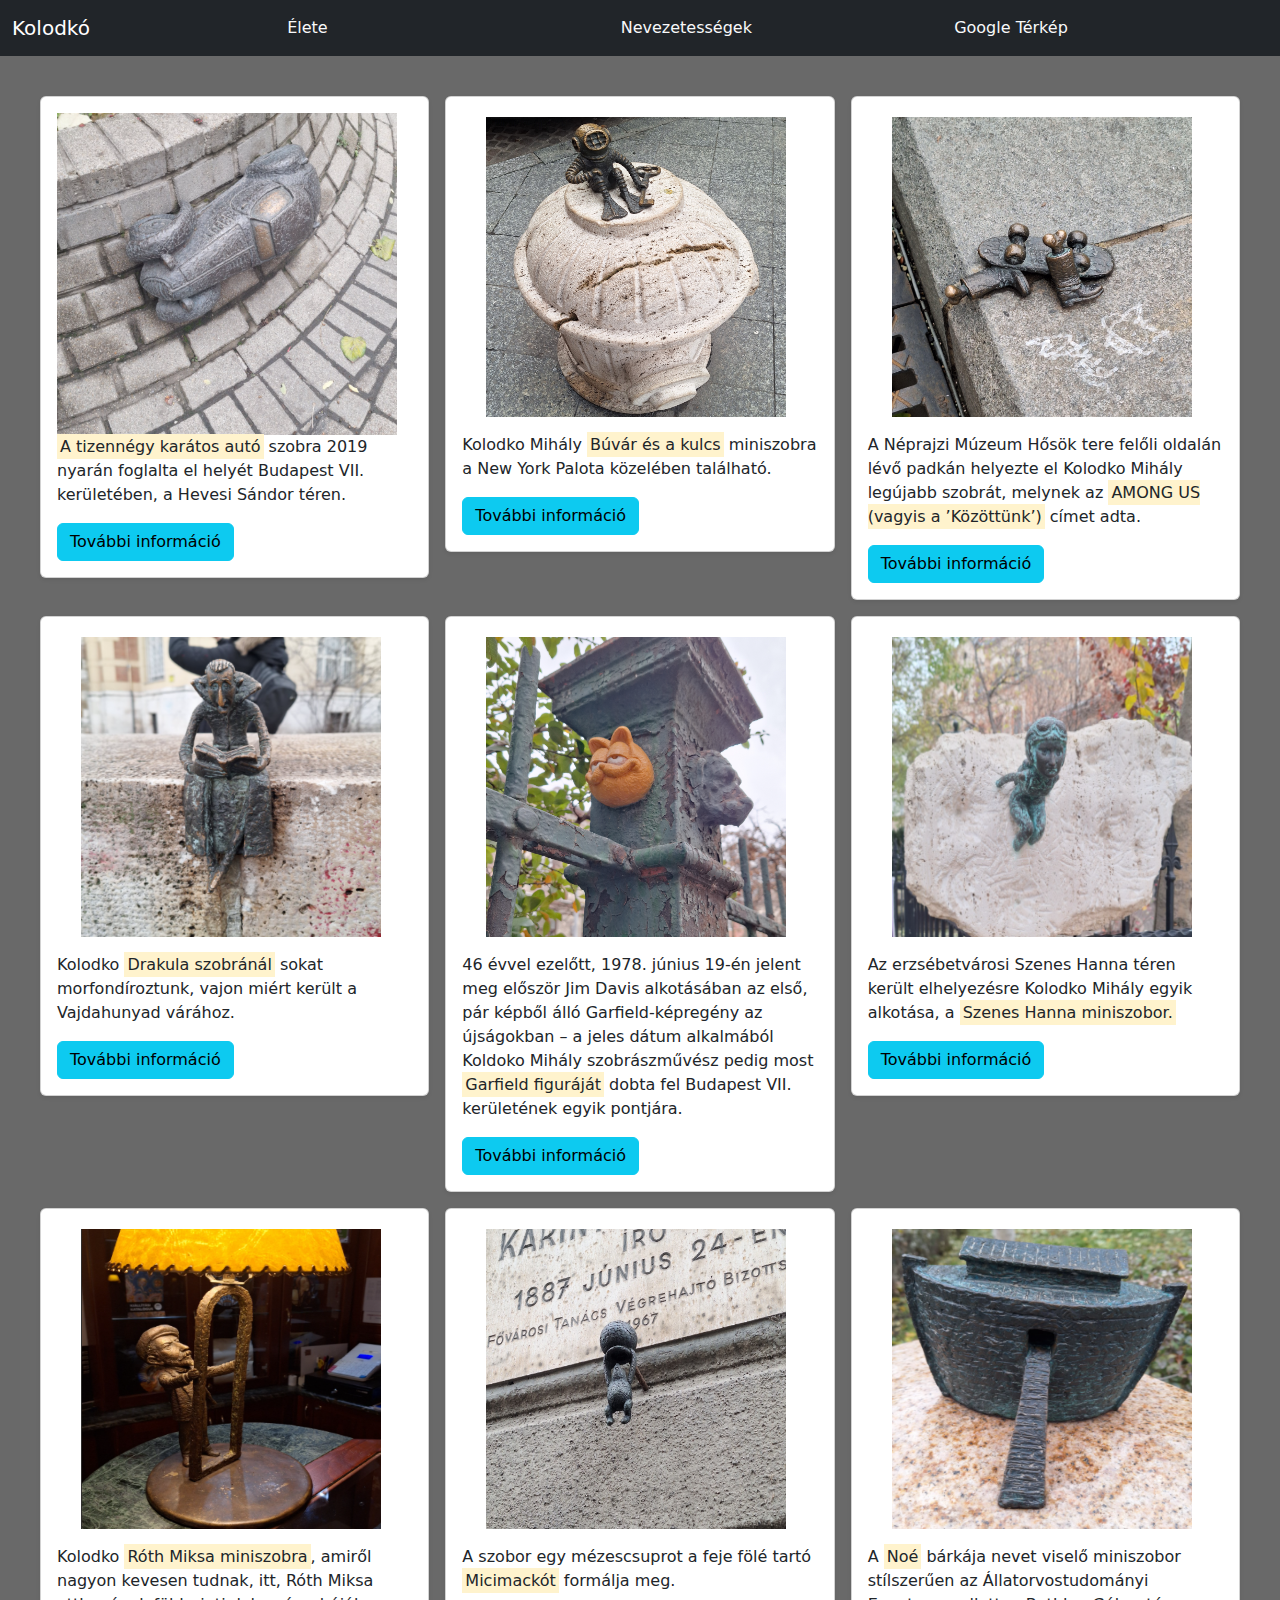
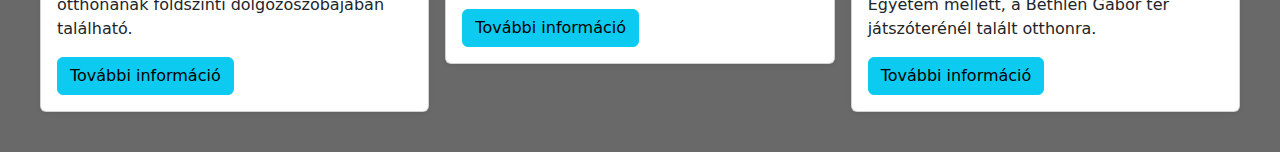
<file: Kolodko projekt/index.html>
<!DOCTYPE html>
<html lang="en">
<head>
    <meta charset="UTF-8">
    <meta name="viewport" content="width=device-width, initial-scale=1.0">
    <title>Kolodkó Mihály és művei</title>
    <link rel="stylesheet" href="style.css">
    <link href="https://cdn.jsdelivr.net/npm/bootstrap@5.3.3/dist/css/bootstrap.min.css" rel="stylesheet" integrity="sha384-QWTKZyjpPEjISv5WaRU9OFeRpok6YctnYmDr5pNlyT2bRjXh0JMhjY6hW+ALEwIH" crossorigin="anonymous">
</head>
<body style="background-color:dimgrey;">
    <nav class="navbar navbar-expand-md navbar-dark bg-dark" aria-label="Fourth navbar example">
        <div class="container-fluid row-cols-md-5">
          <a class="navbar-brand" href="index.html">Kolodkó</a>
          <button class="navbar-toggler" type="button" data-bs-toggle="collapse" data-bs-target="#navbarsExample04" aria-controls="navbarsExample04" aria-expanded="false" aria-label="Toggle navigation">
            <span class="navbar-toggler-icon"></span>
          </button>
    
          <div class="collapse navbar-collapse" id="navbarsExample04">
            <ul class="navbar-nav me-auto mb-2 mb-md-0 row-cols-md-1">

              
              <li class="nav-item">
                <a class="nav-link text-light" href="elete.html">Élete</a>
              </li>
            


              <li class="nav-item">
                <a class="nav-link text-light" href="nevezetessegek.html">Nevezetességek</a>
              </li>




              <li class="nav-item">
                <a class="nav-link text-light" href="terkep.html">Google Térkép</a>
              </li>

              
                
                
                </ul>
              </li>
            </ul>
            
              
           
          </div>
        </div>
      </nav>
      <div class="thumbnails">
      <div class="row row-cols-1 row-cols-sm-2 row-cols-md-3 g-3">
        <div class="col">
          <div class="card shadow-sm">
            
            
          
            <div class="card-body">
              <img src="ikt kepek/14kauto.png">
              <p class="card-text"><mark>A tizennégy karátos autó</mark> szobra 2019 nyarán foglalta el helyét Budapest VII. kerületében, a Hevesi Sándor téren.</p>
              <div class="d-flex justify-content-between align-items-center">
                <div class="btn-group">
                  
                  <a href="14 karatos auto.html" class="btn btn-info" role="button">További információ</a>
                
                </div>
                <small class="text-body-secondary"></small>
              </div>
            </div>
          </div>
        </div>

        <div class="col">
          
          <div class="card shadow-sm">

            <div class="buvar">   
              <img src="ikt kepek/Búvár_és a_kulcs.jpg" alt="Image" class="img-fluid" style="height: 300px; width: 300px;">
            </div> 
            
            <div class="card-body">
              <p class="card-text">Kolodko Mihály <mark>Búvár és a kulcs</mark> miniszobra a New York Palota közelében található.</p>
              <div class="d-flex justify-content-between align-items-center">
                <div class="btn-group">
                  <a href="buvar es a kulcs.html" class="btn btn-info" role="button">További információ</a>
                </div>
                <small class="text-body-secondary"></small>
              </div>
            </div>
          </div>
        </div>
        <div class="col">
          <div class="card shadow-sm">

      <div class="csizma">
            <img src="ikt kepek/csizma.jpg" alt="Image" class="img-fluid" style="height: 300px; width: 300px;">
          </div>

            <div class="card-body">
              <p class="card-text">A Néprajzi Múzeum Hősök tere felőli oldalán lévő padkán helyezte el Kolodko Mihály legújabb szobrát, melynek az <mark>AMONG US (vagyis a ’Közöttünk’)</mark> címet adta.</p>
              <div class="d-flex justify-content-between align-items-center">
                <div class="btn-group">
                  <a href="csizma.html" class="btn btn-info" role="button">További információ</a>
                </div>
                <small class="text-body-secondary"></small>
              </div>
            </div>
          </div>
        </div>

        <div class="col">
          <div class="card shadow-sm">

<div class="drakula">
<img src="ikt kepek/drakula.png" alt="Image" class="img-fluid" style="height: 300px; width: 300px;">
</div>


            
            <div class="card-body">
              <p class="card-text">Kolodko <mark>Drakula szobránál</mark> sokat morfondíroztunk, vajon miért került a Vajdahunyad várához.</p>
              <div class="d-flex justify-content-between align-items-center">
                <div class="btn-group">
                  <a href="drakula.html" class="btn btn-info" role="button">További információ</a>
                </div>
                <small class="text-body-secondary"></small>
              </div>
            </div>
          </div>
        </div>
        <div class="col">
          <div class="card shadow-sm">

<div class="garfield">
<img src="ikt kepek/garfeild.jpg" alt="Image" class="img-fluid" style="height: 300px; width: 300px;">
</div>


            
            <div class="card-body">
              <p class="card-text">46 évvel ezelőtt, 1978. június 19-én jelent meg először Jim Davis alkotásában az első, pár képből álló Garfield-képregény az újságokban – a jeles dátum alkalmából Koldoko Mihály szobrászművész pedig most <mark>Garfield figuráját</mark> dobta fel Budapest VII. kerületének egyik pontjára.</p>
              <div class="d-flex justify-content-between align-items-center">
                <div class="btn-group">
                  <a href="garfield.html" class="btn btn-info" role="button">További információ</a>
                </div>
                <small class="text-body-secondary"></small>
              </div>
            </div>
          </div>
        </div>
        <div class="col">
          <div class="card shadow-sm">
<div class="kono">
<img src="ikt kepek/kono.png" alt="Image" class="img-fluid" style="height: 300px; width: 300px">
</div>


            
            <div class="card-body">
              <p class="card-text">Az erzsébetvárosi Szenes Hanna téren került elhelyezésre Kolodko Mihály egyik alkotása, a <mark>Szenes Hanna miniszobor.</mark></p>
              <div class="d-flex justify-content-between align-items-center">
                <div class="btn-group">
                  <a href="szeneshanna.html" class="btn btn-info" role="button">További információ</a>
                </div>
                <small class="text-body-secondary"></small>
              </div>
            </div>
          </div>
        </div>

        <div class="col">
          <div class="card shadow-sm">

<div class="lampa">
<img src="ikt kepek/lampa.png" alt="Image" class="img-fluid" style="height: 300px; width: 300px;">
</div>


            
            <div class="card-body">
              <p class="card-text">Kolodko <mark>Róth Miksa miniszobra</mark>, amiről nagyon kevesen tudnak, itt, Róth Miksa otthonának földszinti dolgozószobájában található.</p>
              <div class="d-flex justify-content-between align-items-center">
                <div class="btn-group">
                  <a href="rothmiksa.html" class="btn btn-info" role="button">További információ</a>
                </div>
                <small class="text-body-secondary"></small>
              </div>
            </div>
          </div>
        </div>
        <div class="col">
          <div class="card shadow-sm">

<div class="micimacko">
<img src="ikt kepek/minimacko.jpg" alt="Image" class="img-fluid" style="height: 300px; width: 300px;">
</div>


            
            <div class="card-body">
              <p class="card-text">A szobor egy mézescsuprot a feje fölé tartó <mark>Micimackót</mark> formálja meg.</p>
              <div class="d-flex justify-content-between align-items-center">
                <div class="btn-group">
                  <a href="micimacko.html" class="btn btn-info" role="button">További információ</a>
                </div>
                <small class="text-body-secondary"></small>
              </div>
            </div>
          </div>
        </div>
        <div class="col">
          <div class="card shadow-sm">

<div class="noebarkaja">
<img src="ikt kepek/noé barkaja.png" alt="Image" class="img-fluid" style="height: 300px; width: 300px;">
</div>

            
            <div class="card-body">
              <p class="card-text">A <mark>Noé</mark> bárkája nevet viselő miniszobor stílszerűen az Állatorvostudományi Egyetem mellett, a Bethlen Gábor tér játszóterénél talált otthonra.</p>
              <div class="d-flex justify-content-between align-items-center">
                <div class="btn-group">
                  <a href="noebarkaja.html" class="btn btn-info" role="button">További információ</a>
                </div>
                <small class="text-body-secondary"></small>
              </div>
            </div>
          </div>
        </div>
      </div>
    </div>
  </div>
</div>
      <script src="https://cdn.jsdelivr.net/npm/bootstrap@5.3.3/dist/js/bootstrap.bundle.min.js" integrity="sha384-YvpcrYf0tY3lHB60NNkmXc5s9fDVZLESaAA55NDzOxhy9GkcIdslK1eN7N6jIeHz" crossorigin="anonymous"></script>
    
    
    </body>
</body>
</html>
</file>
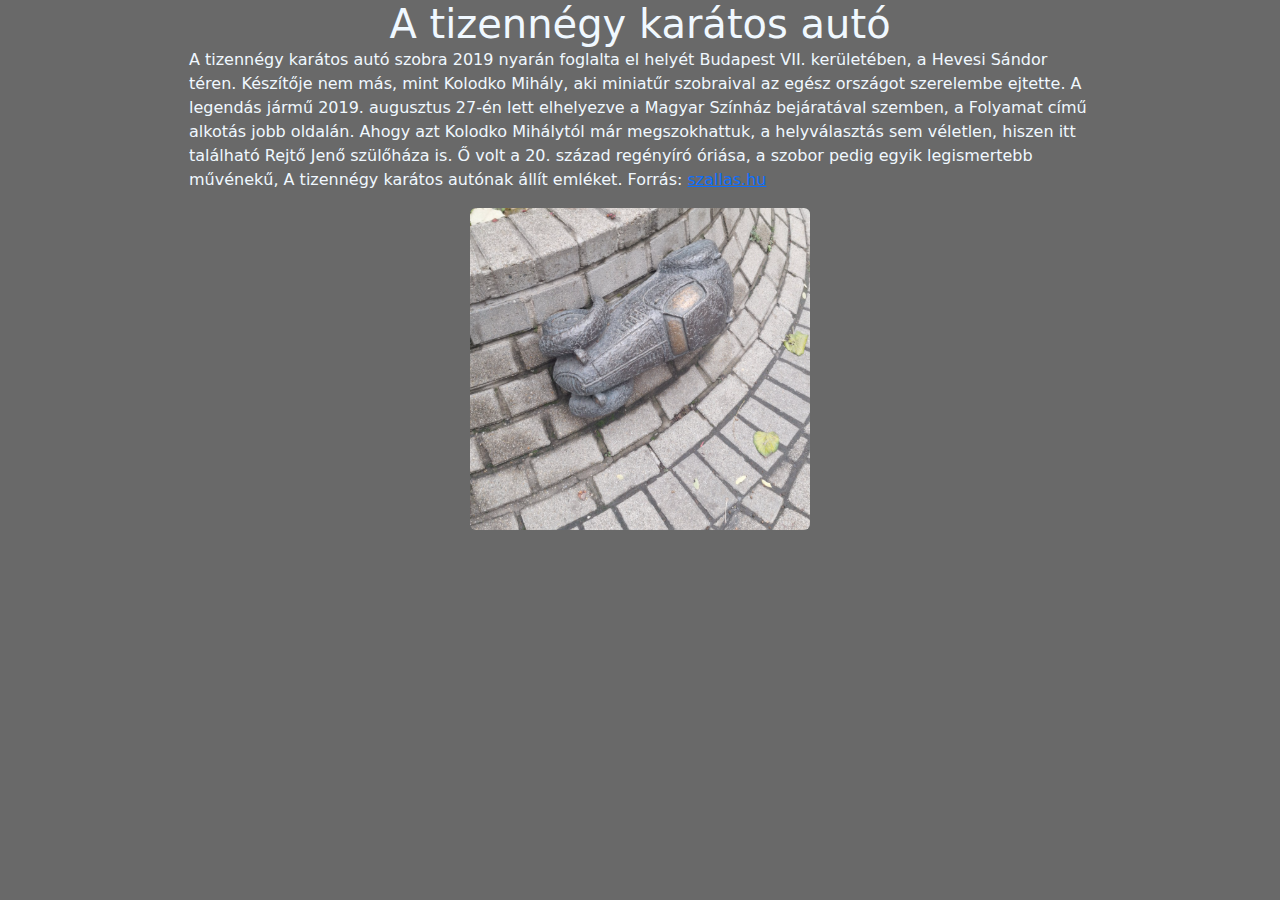
<file: Kolodko projekt/14 karatos auto.html>
<!DOCTYPE html>
<html lang="HU-hu">
<head>
    <meta charset="UTF-8">
    <meta name="viewport" content="width=device-width, initial-scale=1.0">
    <title>14karátos autó</title>
    <link href="https://cdn.jsdelivr.net/npm/bootstrap@5.3.3/dist/css/bootstrap.min.css" rel="stylesheet" integrity="sha384-QWTKZyjpPEjISv5WaRU9OFeRpok6YctnYmDr5pNlyT2bRjXh0JMhjY6hW+ALEwIH" crossorigin="anonymous">
</head>
<style>
    body{
        background-color: dimgray;
        color: aliceblue;
    }
    h1{
        margin: auto;
        text-align: center;
    }
    p{
        margin-left: 5cm;
        margin-right: 5cm;
    }
    img{
        margin-left: 450px;
        margin-right: 20px;
    }
</style>
<body>
    <div class="auto">
        <div class="col-md-12">
    <h1>A tizennégy karátos autó</h1>
</div>
    <div class="col-md-12">
    <p>
        A tizennégy karátos autó szobra 2019 nyarán foglalta el helyét Budapest VII. kerületében, a Hevesi Sándor téren.
         Készítője nem más, mint Kolodko Mihály, aki miniatűr szobraival az egész országot szerelembe ejtette.
         A legendás jármű 2019. augusztus 27-én lett elhelyezve a Magyar Színház bejáratával szemben, a Folyamat című alkotás jobb oldalán.
         Ahogy azt Kolodko Mihálytól már megszokhattuk, a helyválasztás sem véletlen, hiszen itt található Rejtő Jenő szülőháza is.
          Ő volt a 20. század regényíró óriása, a szobor pedig egyik legismertebb művénekű, A tizennégy karátos autónak állít emléket.
          Forrás: <a href="https://szallas.hu/programok/kolodko:-a-tizennegy-karatos-auto-miniszobor-budapest-p9041">szallas.hu</a>
    </p>
</div>
<div class="text-center">
    <img src="ikt kepek/14kauto.png" class="rounded mx-auto d-block" alt="auto" >
</div>

</div>
<script src="https://cdn.jsdelivr.net/npm/bootstrap@5.3.3/dist/js/bootstrap.bundle.min.js" integrity="sha384-YvpcrYf0tY3lHB60NNkmXc5s9fDVZLESaAA55NDzOxhy9GkcIdslK1eN7N6jIeHz" crossorigin="anonymous"></script>
</body>
</html>
</file>
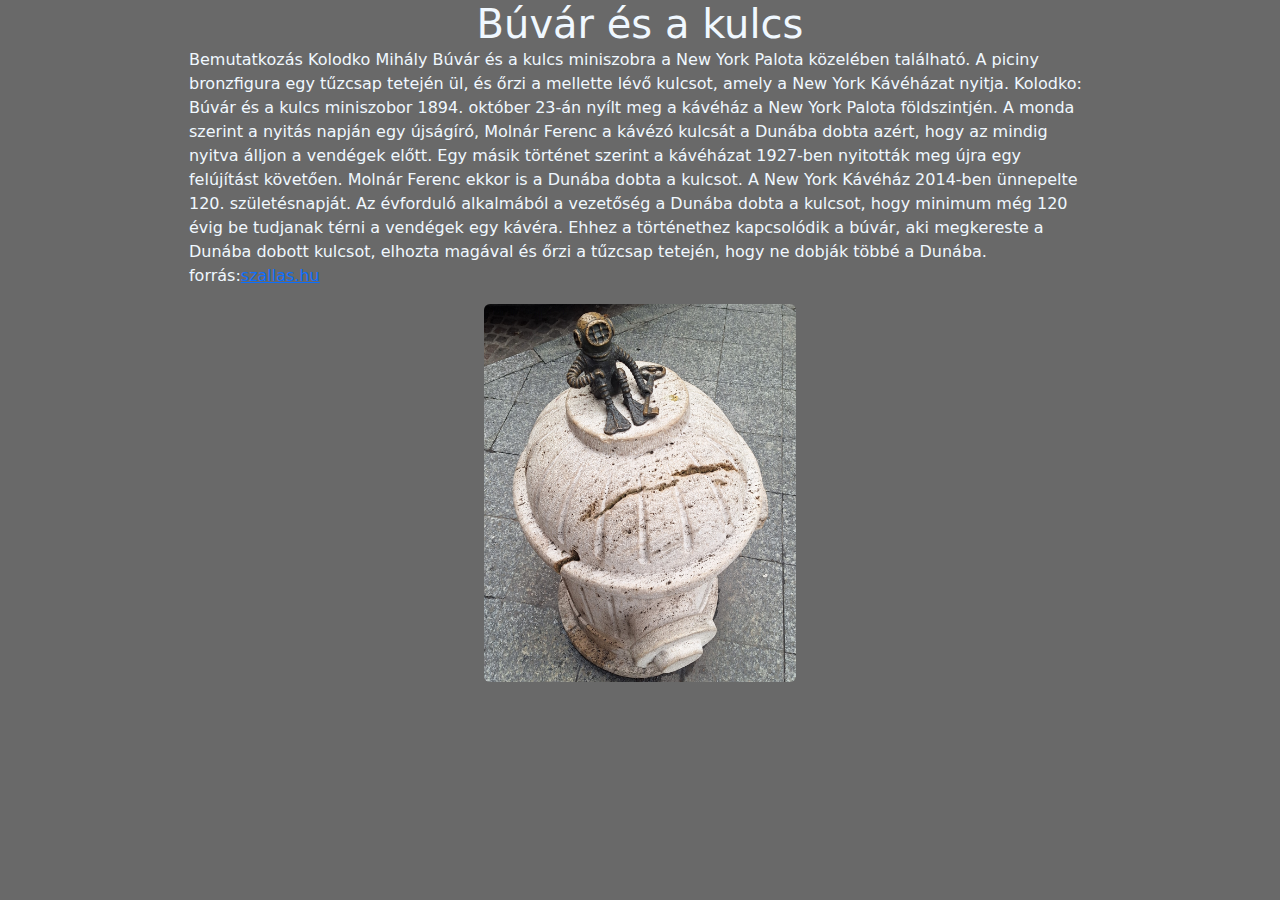
<file: Kolodko projekt/buvar es a kulcs.html>
<!DOCTYPE html>
<html lang="HU-hu">
<head>
    <meta charset="UTF-8">
    <meta name="viewport" content="width=device-width, initial-scale=1.0">
    <title>Búvár és a kulcs</title>
    <link href="https://cdn.jsdelivr.net/npm/bootstrap@5.3.3/dist/css/bootstrap.min.css" rel="stylesheet" integrity="sha384-QWTKZyjpPEjISv5WaRU9OFeRpok6YctnYmDr5pNlyT2bRjXh0JMhjY6hW+ALEwIH" crossorigin="anonymous">
</head>
<style>
    body{
        background-color: dimgray;
        color: aliceblue;
    }
    h1{
        margin: auto;
        text-align: center;
    }
    p{
        margin-left: 5cm;
        margin-right: 5cm;
    }
    img{
        height: 10cm;
        margin-left: 12cm;
        margin-right: 29cm;
    }
  
</style>
<body>
    <div class="kulcs">
        <div class="col-md-12">
    <h1>Búvár és a kulcs</h1>
</div>
<div class="col-md-12">
    <p>
        Bemutatkozás
        Kolodko Mihály Búvár és a kulcs miniszobra a New York Palota közelében található. A piciny bronzfigura egy tűzcsap tetején ül, és őrzi a mellette lévő kulcsot, amely a New York Kávéházat nyitja.
        Kolodko: Búvár és a kulcs miniszobor
        1894. október 23-án nyílt meg a kávéház a New York Palota földszintjén. A monda szerint a nyitás napján egy újságíró, Molnár Ferenc a kávézó kulcsát a Dunába dobta azért, hogy az mindig nyitva álljon a vendégek előtt.
         Egy másik történet szerint a kávéházat 1927-ben nyitották meg újra egy felújítást követően. Molnár Ferenc ekkor is a Dunába dobta a kulcsot.
        A New York Kávéház 2014-ben ünnepelte 120. születésnapját.  Az évforduló alkalmából a vezetőség a Dunába dobta a kulcsot, hogy minimum még 120 évig be tudjanak térni a vendégek egy kávéra.
         Ehhez a történethez kapcsolódik a búvár, aki megkereste a Dunába dobott kulcsot, elhozta magával és őrzi a tűzcsap tetején, hogy ne dobják többé a Dunába.
         forrás:<a href="https://szallas.hu/programok/kolodko:-buvar-es-a-kulcs-miniszobor-budapest-p9012">szallas.hu</a>
    </p>
</div>

<div class="text-center">
    <img src="ikt kepek/Búvár_és a_kulcs.jpg" class="rounded mx-auto d-block" alt="buvar">
</div>
</div>
<script src="https://cdn.jsdelivr.net/npm/bootstrap@5.3.3/dist/js/bootstrap.bundle.min.js" integrity="sha384-YvpcrYf0tY3lHB60NNkmXc5s9fDVZLESaAA55NDzOxhy9GkcIdslK1eN7N6jIeHz" crossorigin="anonymous"></script>
</body>
</html>
</file>
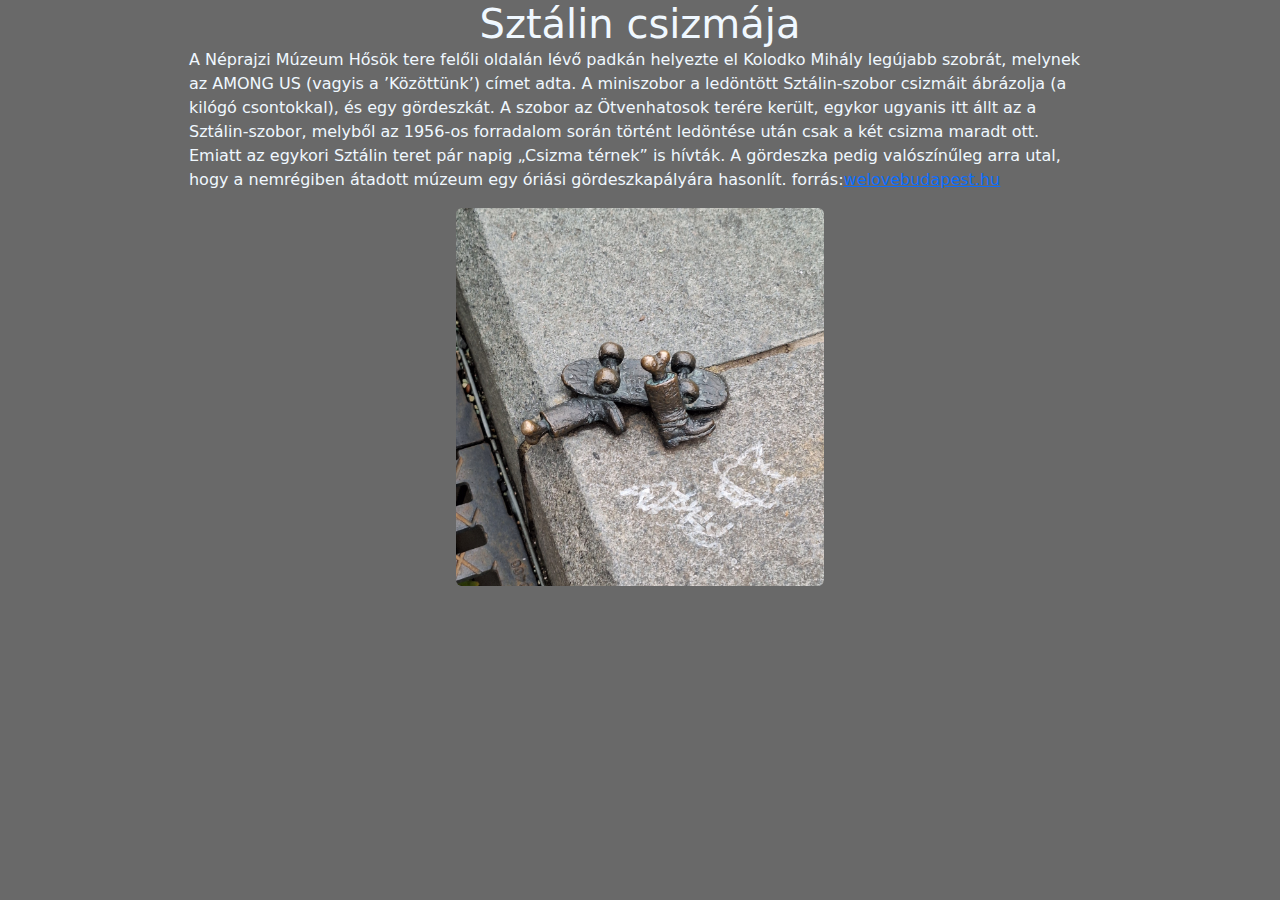
<file: Kolodko projekt/csizma.html>
<!DOCTYPE html>
<html lang="HU-hu">
<head>
    <meta charset="UTF-8">
    <meta name="viewport" content="width=device-width, initial-scale=1.0">
    <title>Sztálin csizmája</title>
    <link href="https://cdn.jsdelivr.net/npm/bootstrap@5.3.3/dist/css/bootstrap.min.css" rel="stylesheet" integrity="sha384-QWTKZyjpPEjISv5WaRU9OFeRpok6YctnYmDr5pNlyT2bRjXh0JMhjY6hW+ALEwIH" crossorigin="anonymous">
</head>
<style>
    body{
        background-color: dimgray;
        color: aliceblue;
    }
    h1{
        margin: auto;
        text-align: center;
    }
    p{
        margin-left: 5cm;
        margin-right: 5cm;
    }
    img{
        
        margin-left: 12cm;
        margin-right: 20cm;
        height: 10cm;
    }
  
</style>
<body>
    <div class="col-md-12">
    <h1>Sztálin csizmája</h1>
</div>
<div class="col-md-12">
    <p>
        A Néprajzi Múzeum Hősök tere felőli oldalán lévő padkán helyezte el Kolodko Mihály legújabb szobrát, melynek az AMONG US (vagyis a ’Közöttünk’) címet adta. A miniszobor a ledöntött Sztálin-szobor csizmáit ábrázolja (a kilógó csontokkal), és egy gördeszkát. A szobor az Ötvenhatosok terére került, egykor ugyanis itt állt az a Sztálin-szobor, melyből az 1956-os forradalom során történt ledöntése után csak a két csizma maradt ott. Emiatt az egykori Sztálin teret pár napig „Csizma térnek” is hívták. A gördeszka pedig valószínűleg arra utal, hogy a nemrégiben átadott múzeum egy óriási gördeszkapályára hasonlít.
         forrás:<a href="https://welovebudapest.com/cikk/2022/10/23/latnivalok-es-kultura-uj-kolodko-szobor-neprajzi-muzeum-mellett-sztalin-csizma-1956/">welovebudapest.hu</a>
    </p>
</div>
<div class="text-center">
    <img src="ikt kepek/csizma.jpg" class="rounded mx-auto d-block" alt="csizma">
</div>

    <script src="https://cdn.jsdelivr.net/npm/bootstrap@5.3.3/dist/js/bootstrap.bundle.min.js" integrity="sha384-YvpcrYf0tY3lHB60NNkmXc5s9fDVZLESaAA55NDzOxhy9GkcIdslK1eN7N6jIeHz" crossorigin="anonymous"></script>
</body>
</html>
</file>
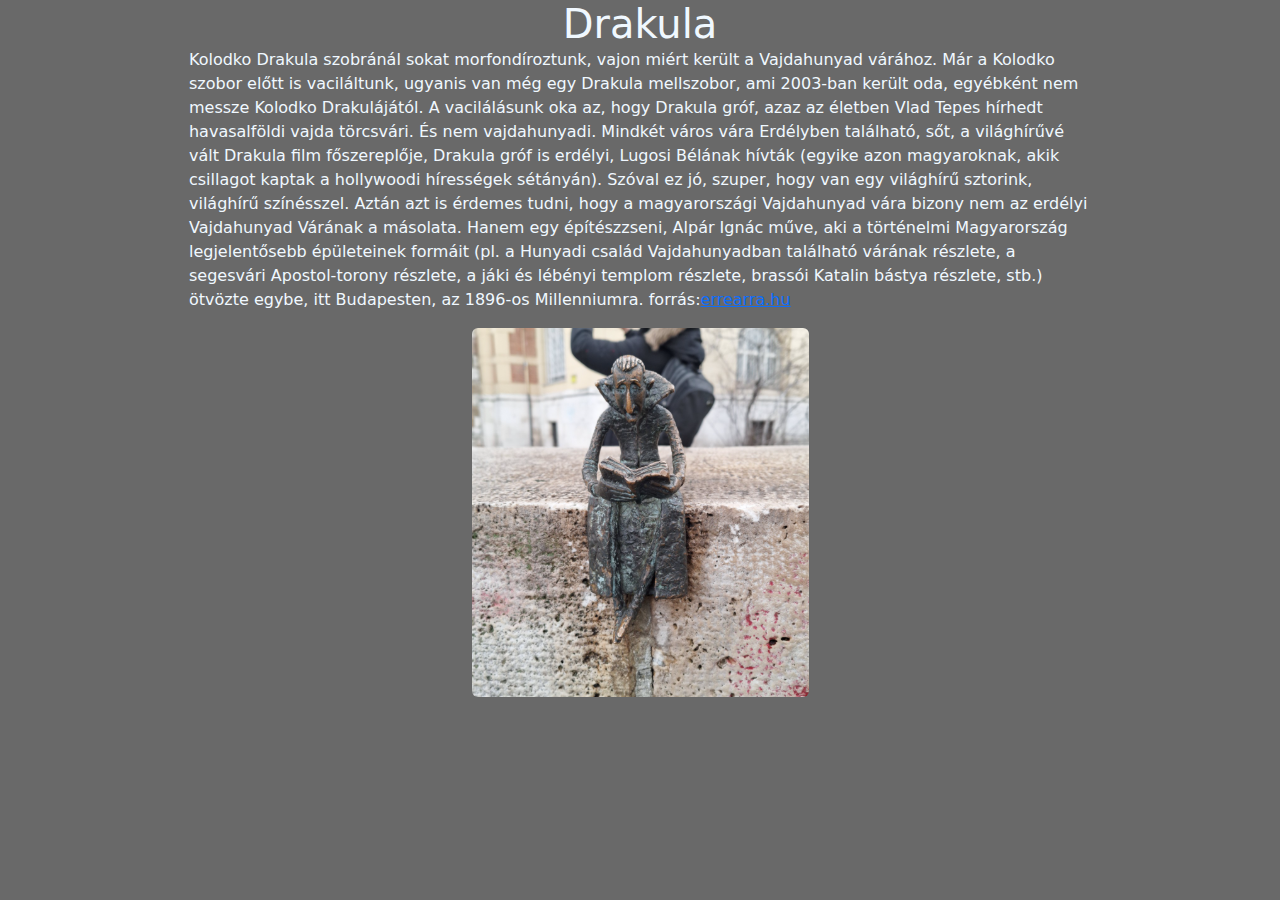
<file: Kolodko projekt/drakula.html>
<!DOCTYPE html>
<html lang="HU-hu">
<head>
    <meta charset="UTF-8">
    <meta name="viewport" content="width=device-width, initial-scale=1.0">
    <title>Drakula</title>
    <link href="https://cdn.jsdelivr.net/npm/bootstrap@5.3.3/dist/css/bootstrap.min.css" rel="stylesheet" integrity="sha384-QWTKZyjpPEjISv5WaRU9OFeRpok6YctnYmDr5pNlyT2bRjXh0JMhjY6hW+ALEwIH" crossorigin="anonymous">
</head>
<style>
    body{
        background-color: dimgray;
        color: aliceblue;
    }
    h1{
        margin: auto;
        text-align: center;
    }
    p{
        margin-left: 5cm;
        margin-right: 5cm;
    }
    img{
        
        margin-left: 12cm;
        margin-right: 25cm;
    }
  
</style>
<body>
    <div class="col-md-12">
    <h1>Drakula</h1>
</div>
<div class="col-md-12">
    <p>
        Kolodko Drakula szobránál sokat morfondíroztunk, vajon miért került a Vajdahunyad várához. Már a Kolodko szobor előtt is vaciláltunk, ugyanis van még egy Drakula mellszobor, ami 2003-ban került oda, egyébként nem messze Kolodko Drakulájától. A vacilálásunk oka az, hogy Drakula gróf, azaz az életben Vlad Tepes hírhedt havasalföldi vajda törcsvári.
         És nem vajdahunyadi. Mindkét város vára Erdélyben található, sőt, a világhírűvé vált Drakula film főszereplője, Drakula gróf is erdélyi, Lugosi Bélának hívták (egyike azon magyaroknak, akik csillagot kaptak a hollywoodi hírességek sétányán). Szóval ez jó, szuper, hogy van egy világhírű sztorink, világhírű színésszel.
        Aztán azt is érdemes tudni, hogy a magyarországi Vajdahunyad vára bizony nem az erdélyi Vajdahunyad Várának a másolata. Hanem egy építészzseni, Alpár Ignác műve, aki a történelmi Magyarország legjelentősebb épületeinek 
        formáit (pl. a Hunyadi család Vajdahunyadban található várának részlete, a segesvári Apostol-torony részlete, a jáki és lébényi templom részlete, brassói Katalin bástya részlete, stb.) ötvözte egybe, itt Budapesten, az 1896-os Millenniumra.
         forrás:<a href="https://www.errearra.org/kolodko-drakula">errearra.hu</a>
    </p>
</div>
<div class="text-center">
    <img src="ikt kepek/drakula.png" class="rounded mx-auto d-block" alt="drakula">
</div>

    <script src="https://cdn.jsdelivr.net/npm/bootstrap@5.3.3/dist/js/bootstrap.bundle.min.js" integrity="sha384-YvpcrYf0tY3lHB60NNkmXc5s9fDVZLESaAA55NDzOxhy9GkcIdslK1eN7N6jIeHz" crossorigin="anonymous"></script>
</body>
</html>
</file>
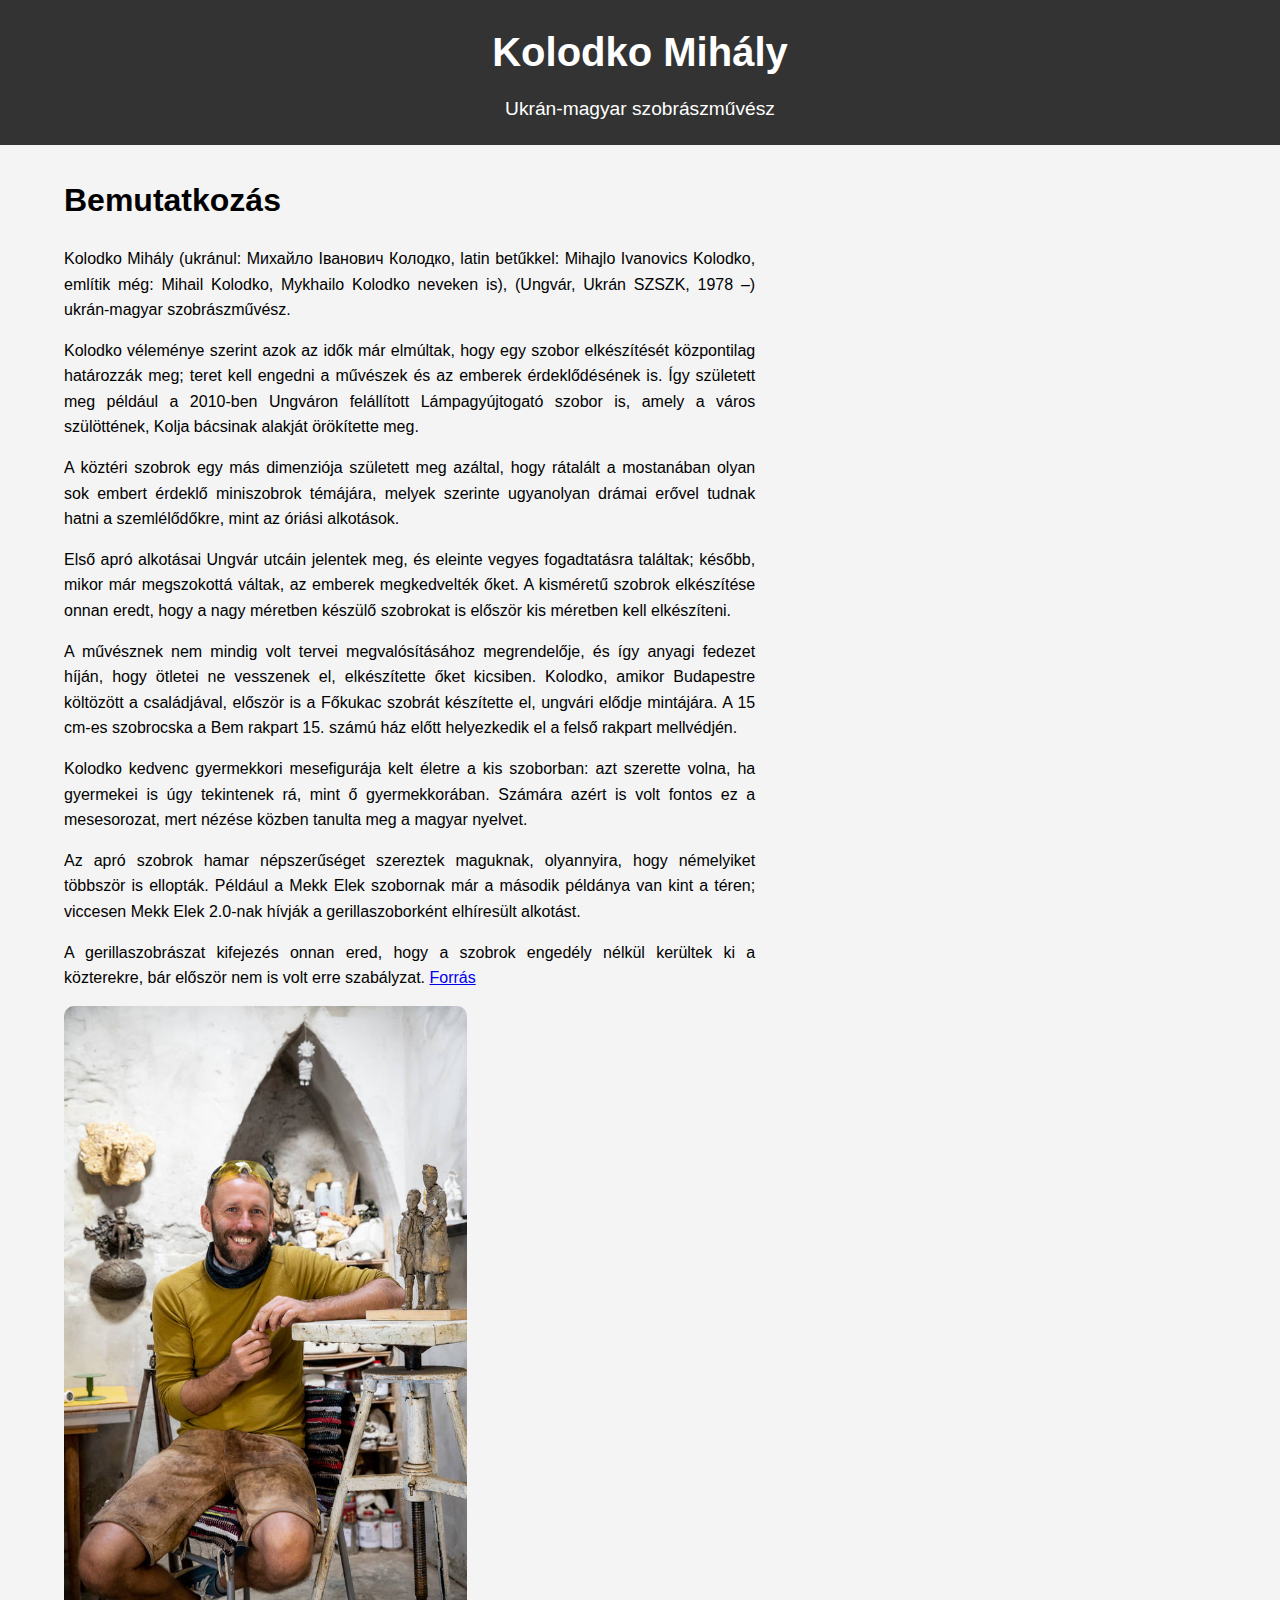
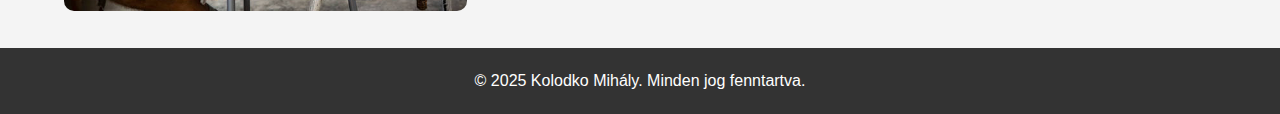
<file: Kolodko projekt/elete.html>
<!DOCTYPE html>
<html lang="hu">
<head>
    <meta charset="UTF-8">
    <meta name="viewport" content="width=device-width, initial-scale=1.0">
    <title>Kolodko Mihály - Szobrászművész</title>
    <link rel="stylesheet" href="kolodko.css">
</head>
<body>
    <header>
        <div class="container">
            <h1>Kolodko Mihály</h1>
            <p class="subtitle">Ukrán-magyar szobrászművész</p>
        </div>
    </header>

    <section class="content">
        <div class="container">
            <div class="text">
                <h2>Bemutatkozás</h2>
                <p>Kolodko Mihály (ukránul: Михайло Іванович Колодко, latin betűkkel: Mihajlo Ivanovics Kolodko, említik még: Mihail Kolodko, Mykhailo Kolodko neveken is), (Ungvár, Ukrán SZSZK, 1978 –) ukrán-magyar szobrászművész.</p>
                <p>Kolodko véleménye szerint azok az idők már elmúltak, hogy egy szobor elkészítését központilag határozzák meg; teret kell engedni a művészek és az emberek érdeklődésének is. Így született meg például a 2010-ben Ungváron felállított Lámpagyújtogató szobor is, amely a város szülöttének, Kolja bácsinak alakját örökítette meg.</p>
                <p>A köztéri szobrok egy más dimenziója született meg azáltal, hogy rátalált a mostanában olyan sok embert érdeklő miniszobrok témájára, melyek szerinte ugyanolyan drámai erővel tudnak hatni a szemlélődőkre, mint az óriási alkotások.</p>
                <p>Első apró alkotásai Ungvár utcáin jelentek meg, és eleinte vegyes fogadtatásra találtak; később, mikor már megszokottá váltak, az emberek megkedvelték őket. A kisméretű szobrok elkészítése onnan eredt, hogy a nagy méretben készülő szobrokat is először kis méretben kell elkészíteni.</p>
                <p>A művésznek nem mindig volt tervei megvalósításához megrendelője, és így anyagi fedezet híján, hogy ötletei ne vesszenek el, elkészítette őket kicsiben. Kolodko, amikor Budapestre költözött a családjával, először is a Főkukac szobrát készítette el, ungvári elődje mintájára. A 15 cm-es szobrocska a Bem rakpart 15. számú ház előtt helyezkedik el a felső rakpart mellvédjén.</p>
                <p>Kolodko kedvenc gyermekkori mesefigurája kelt életre a kis szoborban: azt szerette volna, ha gyermekei is úgy tekintenek rá, mint ő gyermekkorában. Számára azért is volt fontos ez a mesesorozat, mert nézése közben tanulta meg a magyar nyelvet.</p>
                <p>Az apró szobrok hamar népszerűséget szereztek maguknak, olyannyira, hogy némelyiket többször is ellopták. Például a Mekk Elek szobornak már a második példánya van kint a téren; viccesen Mekk Elek 2.0-nak hívják a gerillaszoborként elhíresült alkotást.</p>
                <p>A gerillaszobrászat kifejezés onnan ered, hogy a szobrok engedély nélkül kerültek ki a közterekre, bár először nem is volt erre szabályzat. <a href="https://hu.wikipedia.org/wiki/Kolodko_Mih%C3%A1ly">Forrás</a></p>
            </div>
            <div class="image">
                <img src="ikt kepek/kolodko.jpg" alt="Kolodko Mihály szobra" class="responsive-image">
            </div>
        </div>
    </section>

    <footer>
        <div class="container">
            <p>&copy; 2025 Kolodko Mihály. Minden jog fenntartva.
            </p>
        </div>
    </footer>
</body>
</html>
</file>
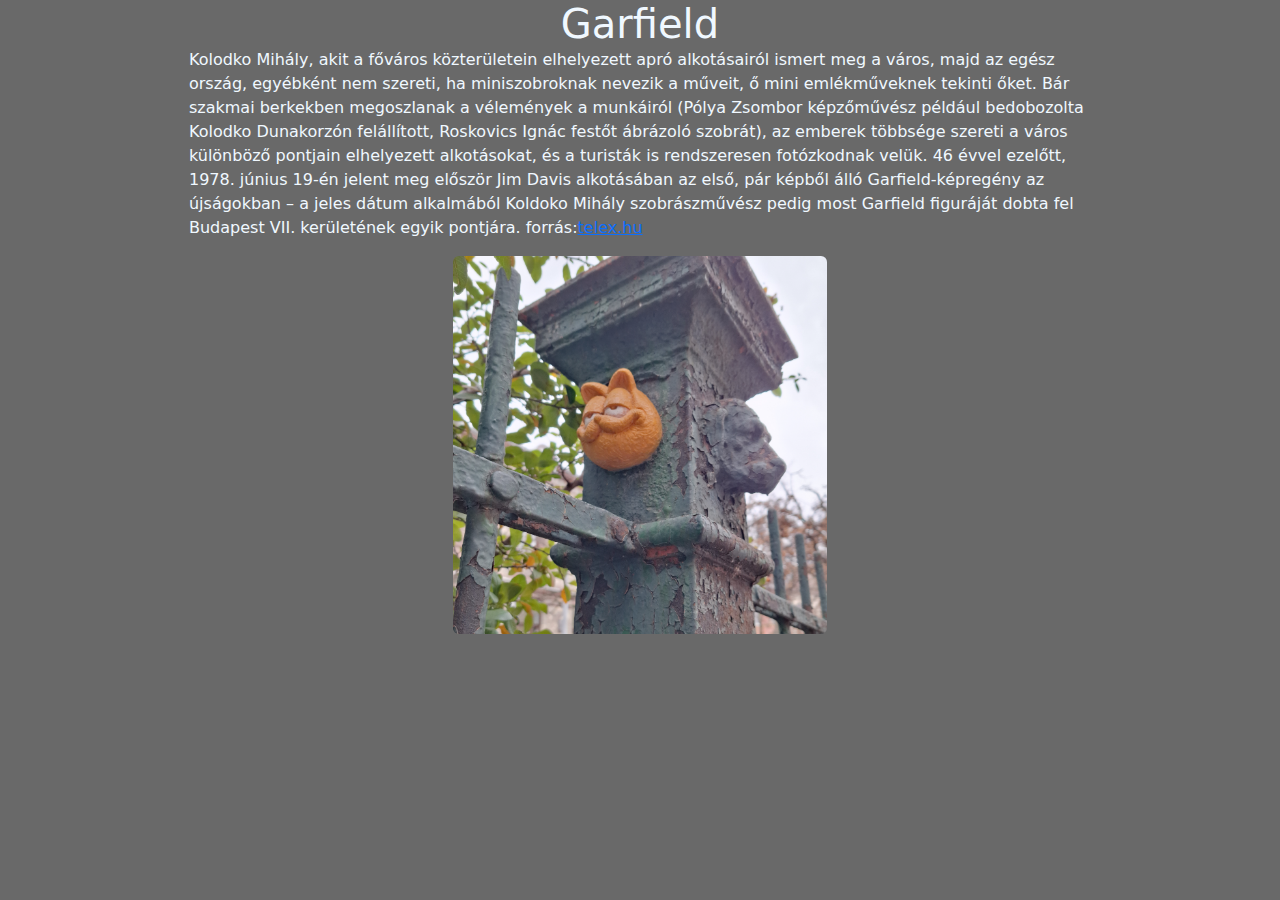
<file: Kolodko projekt/garfield.html>
<!DOCTYPE html>
<html lang="HU-hu">
<head>
    <meta charset="UTF-8">
    <meta name="viewport" content="width=device-width, initial-scale=1.0">
    <title>Garfield</title>
    <link href="https://cdn.jsdelivr.net/npm/bootstrap@5.3.3/dist/css/bootstrap.min.css" rel="stylesheet" integrity="sha384-QWTKZyjpPEjISv5WaRU9OFeRpok6YctnYmDr5pNlyT2bRjXh0JMhjY6hW+ALEwIH" crossorigin="anonymous">
</head>
<style>
    body{
        background-color: dimgray;
        color: aliceblue;
    }
    h1{
        margin: auto;
        text-align: center;
    }
    p{
        margin-left: 5cm;
        margin-right: 5cm;
    }
    img{
        
        margin-left: 12cm;
        margin-right: 25cm;
        height: 10cm;
    }
  
</style>
<body>
    <div class="col-md-12">
    <h1>Garfield</h1>
</div>
<div class="col-md-12">
    <p>
        Kolodko Mihály, akit a főváros közterületein elhelyezett apró alkotásairól ismert meg a város, majd az egész ország, egyébként nem szereti, ha miniszobroknak nevezik a műveit, ő mini emlékműveknek tekinti őket.
         Bár szakmai berkekben megoszlanak a vélemények a munkáiról (Pólya Zsombor képzőművész például bedobozolta Kolodko Dunakorzón felállított, Roskovics Ignác festőt ábrázoló szobrát), az emberek többsége szereti a város különböző pontjain elhelyezett alkotásokat, és a turisták is rendszeresen fotózkodnak velük.
        46 évvel ezelőtt, 1978. június 19-én jelent meg először Jim Davis alkotásában az első, pár képből álló Garfield-képregény az újságokban – a jeles dátum alkalmából Koldoko Mihály szobrászművész pedig most Garfield figuráját dobta fel Budapest VII. kerületének egyik pontjára.
         forrás:<a href="https://telex.hu/kult/2023/06/19/kolodko-mihaly-szobor-garfield">telex.hu</a>
    </p>
</div>

<div class="text-center">
    <img src="ikt kepek/garfeild.jpg" class="rounded mx-auto d-block" alt="garfield">
</div>

    <script src="https://cdn.jsdelivr.net/npm/bootstrap@5.3.3/dist/js/bootstrap.bundle.min.js" integrity="sha384-YvpcrYf0tY3lHB60NNkmXc5s9fDVZLESaAA55NDzOxhy9GkcIdslK1eN7N6jIeHz" crossorigin="anonymous"></script>
</body>
</html>
</file>
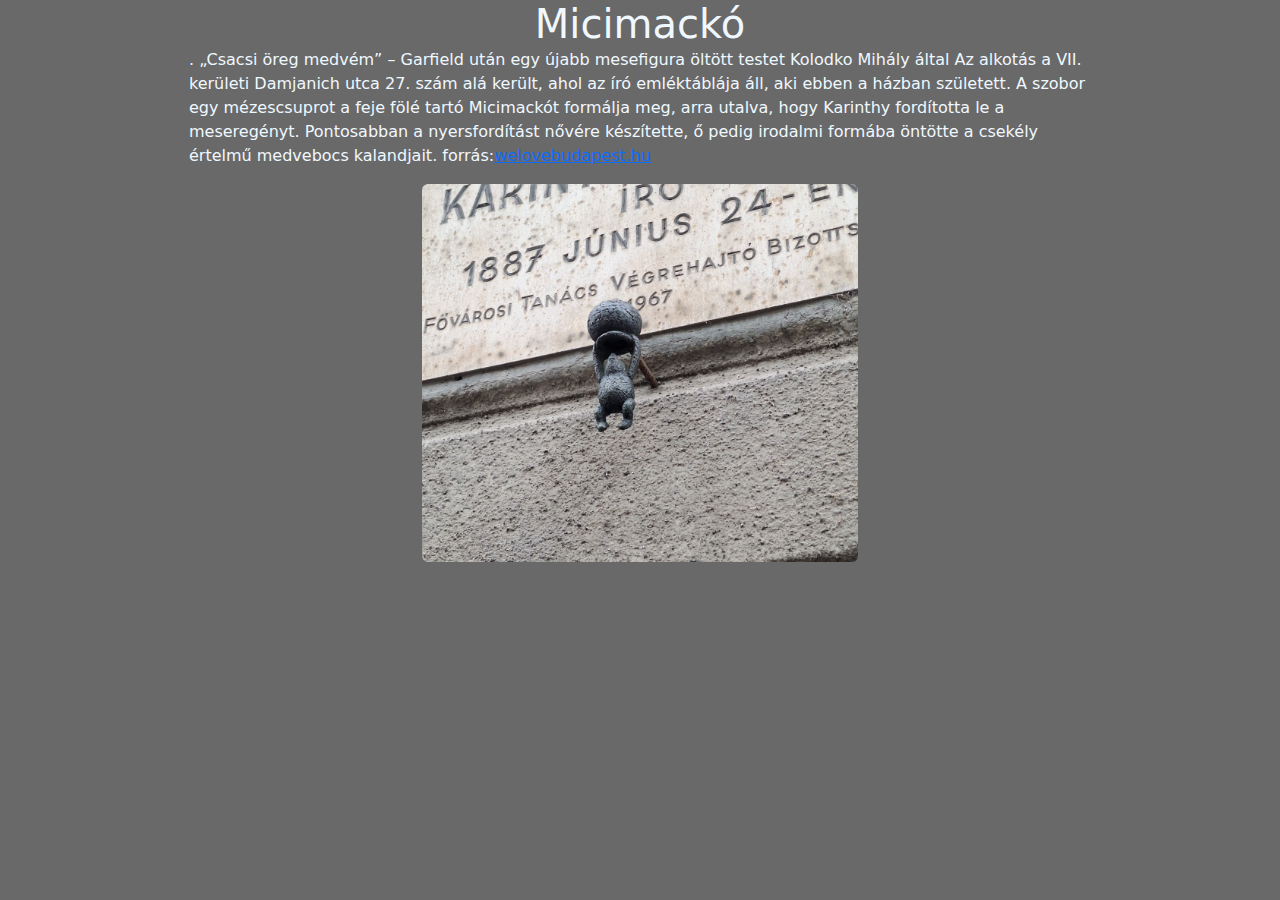
<file: Kolodko projekt/micimacko.html>
<!DOCTYPE html>
<html lang="HU-hu">
<head>
    <meta charset="UTF-8">
    <meta name="viewport" content="width=device-width, initial-scale=1.0">
    <title>Micimackó</title>
    <link href="https://cdn.jsdelivr.net/npm/bootstrap@5.3.3/dist/css/bootstrap.min.css" rel="stylesheet" integrity="sha384-QWTKZyjpPEjISv5WaRU9OFeRpok6YctnYmDr5pNlyT2bRjXh0JMhjY6hW+ALEwIH" crossorigin="anonymous">
</head>
<style>
    body{
        background-color: dimgray;
        color: aliceblue;
    }
    h1{
        margin: auto;
        text-align: center;
    }
    p{
        margin-left: 5cm;
        margin-right: 5cm;
    }
    img{
        
        margin-left: 11cm;
        margin-right: 15cm;
        height: 10cm;
    }
  
</style>
<body>
    <div class="col-md-12">
    <h1>Micimackó</h1>
</div>
<div class="col-md-12">
    <p>
        . „Csacsi öreg medvém” – Garfield után egy újabb mesefigura öltött testet Kolodko Mihály által
        Az alkotás a VII. kerületi Damjanich utca 27. szám alá került, ahol az író emléktáblája áll, aki ebben a házban született. A szobor egy mézescsuprot a feje fölé tartó Micimackót formálja meg, arra utalva, hogy Karinthy fordította le a meseregényt.
        Pontosabban a nyersfordítást nővére készítette, ő pedig irodalmi formába öntötte a csekély értelmű medvebocs kalandjait.
         forrás:<a href="https://welovebudapest.com/cikk/2023/06/24/latnivalok-es-kultura-kolodko-mihaly-vii-kerulet-micimacko-miniszobor/">welovebudapest.hu</a>
    </p>
</div>
<div class="text-center">
    <img src="ikt kepek/minimacko.jpg" class="rounded mx-auto d-block" alt="micimacko">
</div>
    <script src="https://cdn.jsdelivr.net/npm/bootstrap@5.3.3/dist/js/bootstrap.bundle.min.js" integrity="sha384-YvpcrYf0tY3lHB60NNkmXc5s9fDVZLESaAA55NDzOxhy9GkcIdslK1eN7N6jIeHz" crossorigin="anonymous"></script>
</body>
</html>
</file>
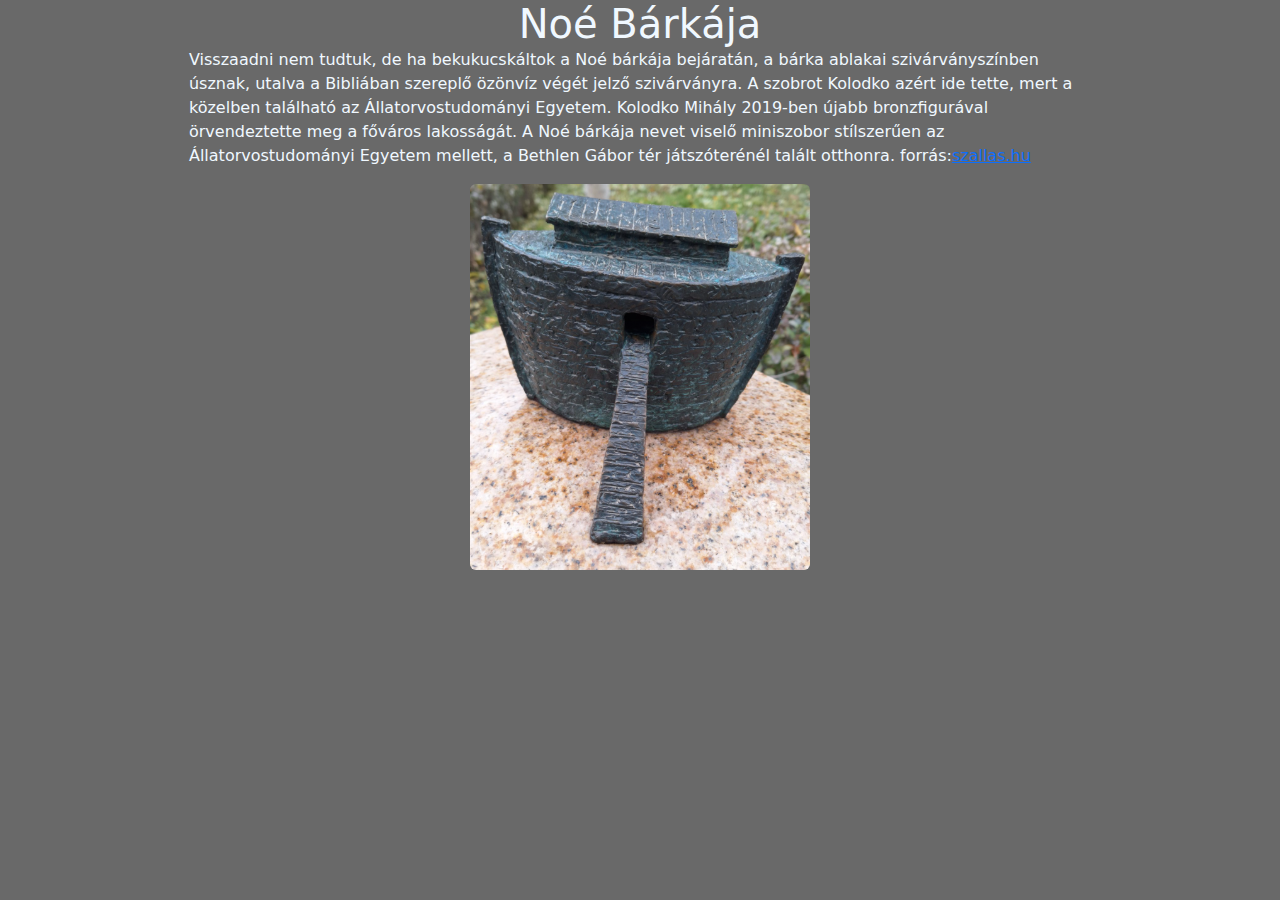
<file: Kolodko projekt/noebarkaja.html>
<!DOCTYPE html>
<html lang="HU-hu">
<head>
    <meta charset="UTF-8">
    <meta name="viewport" content="width=device-width, initial-scale=1.0">
    <title>Noé Bárkája</title>
    <link href="https://cdn.jsdelivr.net/npm/bootstrap@5.3.3/dist/css/bootstrap.min.css" rel="stylesheet" integrity="sha384-QWTKZyjpPEjISv5WaRU9OFeRpok6YctnYmDr5pNlyT2bRjXh0JMhjY6hW+ALEwIH" crossorigin="anonymous">
</head>
<style>
    body{
        background-color: dimgray;
        color: aliceblue;
    }
    h1{
        margin: auto;
        text-align: center;
    }
    p{
        margin-left: 5cm;
        margin-right: 5cm;
    }
    img{
        
        margin-left: 12cm;
        margin-right: 20cm;
        
    }
  
</style>
<body>
    <div class="col-md-12">
    <h1>Noé Bárkája</h1>
</div>
<div class="col-md-12">
    <p>
        Visszaadni nem tudtuk, de ha bekukucskáltok a Noé bárkája bejáratán, a bárka ablakai szivárványszínben úsznak, utalva a Bibliában szereplő özönvíz végét jelző szivárványra. A szobrot Kolodko azért ide tette, mert a közelben található az Állatorvostudományi Egyetem.
        Kolodko Mihály 2019-ben újabb bronzfigurával örvendeztette meg a főváros lakosságát. A Noé bárkája nevet viselő miniszobor stílszerűen az Állatorvostudományi Egyetem mellett, a Bethlen Gábor tér játszóterénél talált otthonra.
         forrás:<a href="https://szallas.hu/programok/kolodko:-noe-barkaja-miniszobor-budapest-p9021">szallas.hu</a>
    </p>
</div>
<div class="text-center">
    <img src="ikt kepek/noé barkaja.png" class="rounded mx-auto d-block" alt="noebarkaja">
</div>
    <script src="https://cdn.jsdelivr.net/npm/bootstrap@5.3.3/dist/js/bootstrap.bundle.min.js" integrity="sha384-YvpcrYf0tY3lHB60NNkmXc5s9fDVZLESaAA55NDzOxhy9GkcIdslK1eN7N6jIeHz" crossorigin="anonymous"></script>
</body>
</html>
</file>
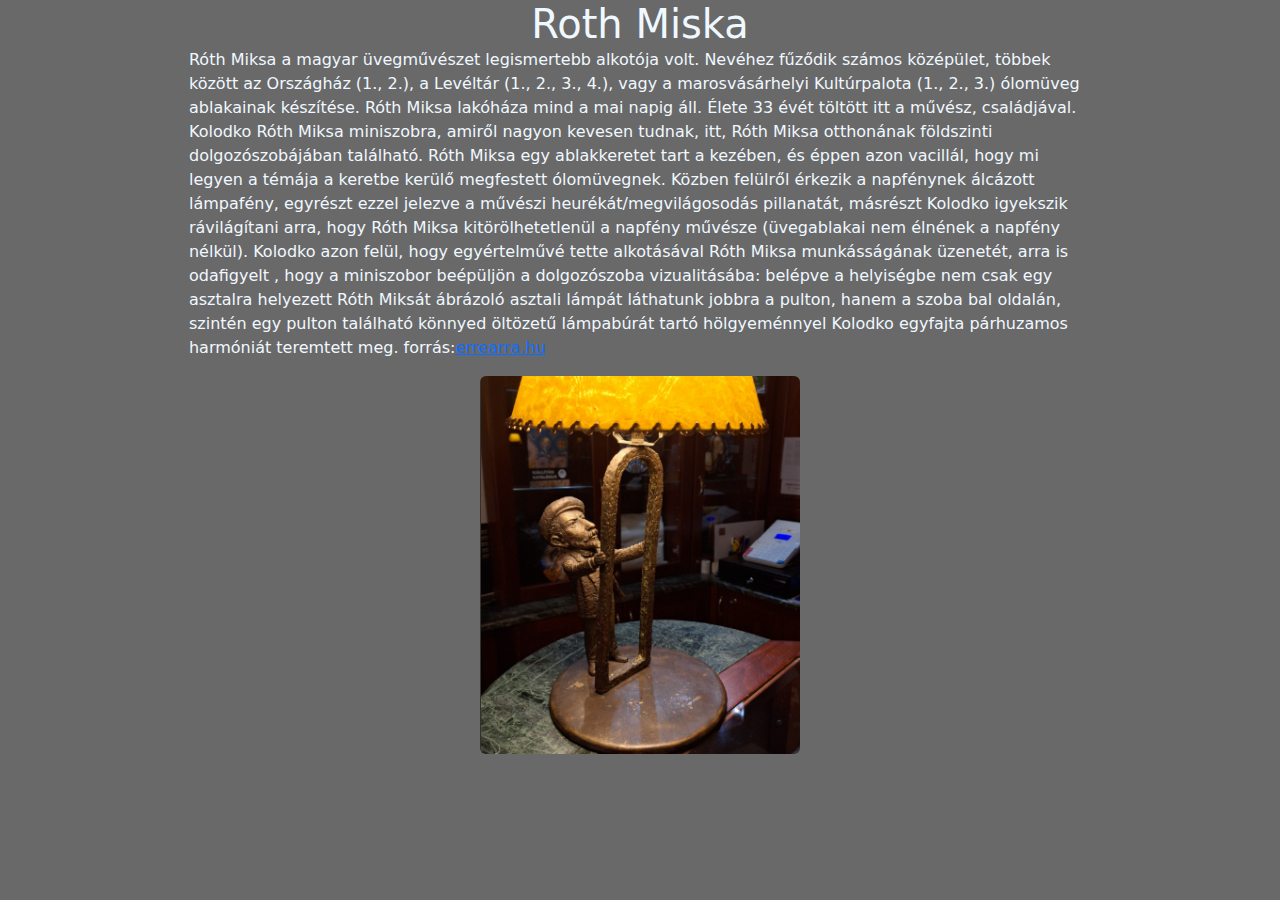
<file: Kolodko projekt/rothmiksa.html>
<!DOCTYPE html>
<html lang="HU-hu">
<head>
    <meta charset="UTF-8">
    <meta name="viewport" content="width=device-width, initial-scale=1.0">
    <title>Roth Miska</title>
    <link href="https://cdn.jsdelivr.net/npm/bootstrap@5.3.3/dist/css/bootstrap.min.css" rel="stylesheet" integrity="sha384-QWTKZyjpPEjISv5WaRU9OFeRpok6YctnYmDr5pNlyT2bRjXh0JMhjY6hW+ALEwIH" crossorigin="anonymous">
</head>
<style>
    body{
        background-color: dimgray;
        color: aliceblue;
    }
    h1{
        margin: auto;
        text-align: center;
    }
    p{
        margin-left: 5cm;
        margin-right: 5cm;
    }
    img{
        
        margin-left: 12cm;
        margin-right: 15cm;
        height: 10cm;
    }
  
</style>
<body>
    <div class="col-md-12">
    <h1>Roth Miska</h1>
</div>
<div class="col-md-12">
    <p>
        Róth Miksa a magyar üvegművészet legismertebb alkotója volt. Nevéhez fűződik számos középület, többek között az Országház (1., 2.), a Levéltár (1., 2., 3., 4.), vagy a marosvásárhelyi Kultúrpalota (1., 2., 3.)  ólomüveg ablakainak készítése.
        Róth Miksa lakóháza mind a mai napig áll. Élete 33 évét töltött itt a művész, családjával. Kolodko Róth Miksa miniszobra, amiről nagyon kevesen tudnak, itt, Róth Miksa otthonának földszinti dolgozószobájában található. Róth Miksa egy ablakkeretet tart a kezében, és éppen azon vacillál, hogy mi legyen a témája a keretbe kerülő megfestett ólomüvegnek.
         Közben felülről érkezik a napfénynek álcázott lámpafény, egyrészt ezzel jelezve a művészi heurékát/megvilágosodás pillanatát, másrészt Kolodko igyekszik rávilágítani arra, hogy Róth Miksa kitörölhetetlenül a napfény művésze (üvegablakai nem élnének a napfény nélkül). Kolodko azon felül, hogy egyértelművé tette alkotásával Róth Miksa munkásságának üzenetét, arra is odafigyelt
        , hogy a miniszobor beépüljön a dolgozószoba vizualitásába: belépve a helyiségbe nem csak egy asztalra helyezett Róth Miksát ábrázoló asztali lámpát láthatunk jobbra a pulton, hanem a szoba bal oldalán, szintén egy pulton található könnyed öltözetű lámpabúrát tartó hölgyeménnyel Kolodko egyfajta párhuzamos harmóniát teremtett meg.
         forrás:<a href="https://www.errearra.org/kolodko-roth-miksa">errearra.hu</a>
    </p>
</div>
<div class="text-center">
    <img src="ikt kepek/lampa.png" class="rounded mx-auto d-block" alt="lampa">
</div>
    <script src="https://cdn.jsdelivr.net/npm/bootstrap@5.3.3/dist/js/bootstrap.bundle.min.js" integrity="sha384-YvpcrYf0tY3lHB60NNkmXc5s9fDVZLESaAA55NDzOxhy9GkcIdslK1eN7N6jIeHz" crossorigin="anonymous"></script>
</body>
</html>
</file>
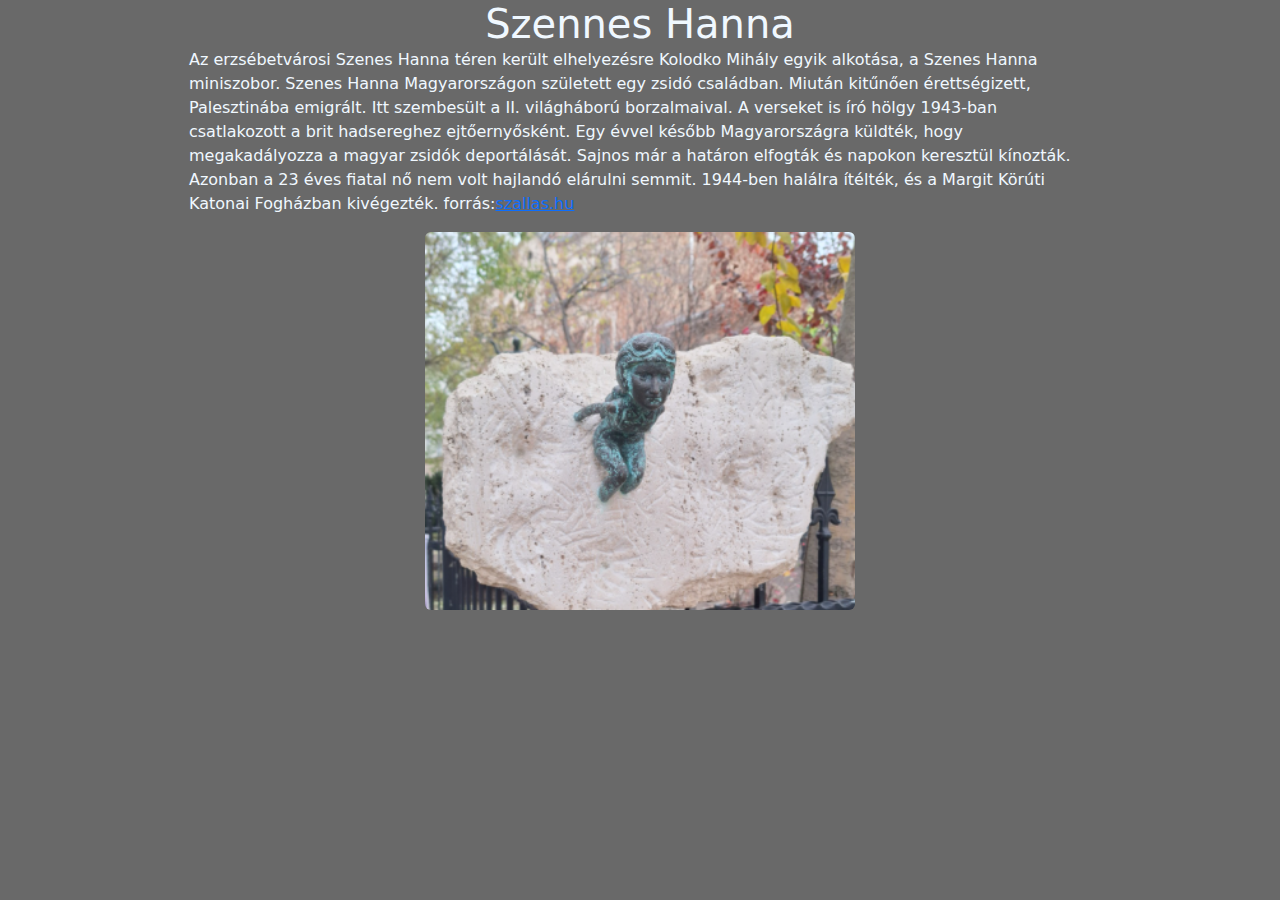
<file: Kolodko projekt/szeneshanna.html>
<!DOCTYPE html>
<html lang="HU-hu">
<head>
    <meta charset="UTF-8">
    <meta name="viewport" content="width=device-width, initial-scale=1.0">
    <title>Szennes Hanna</title>
    <link href="https://cdn.jsdelivr.net/npm/bootstrap@5.3.3/dist/css/bootstrap.min.css" rel="stylesheet" integrity="sha384-QWTKZyjpPEjISv5WaRU9OFeRpok6YctnYmDr5pNlyT2bRjXh0JMhjY6hW+ALEwIH" crossorigin="anonymous">
</head>
<style>
    body{
        background-color: dimgray;
        color: aliceblue;
    }
    h1{
        margin: auto;
        text-align: center;
    }
    p{
        margin-left: 5cm;
        margin-right: 5cm;
    }
    img{
        
        margin-left: 11cm;
        margin-right: 15cm;
        height: 10cm;
    }
  
</style>
<body>
    <div class="col-md-12">
    <h1>Szennes Hanna</h1>
</div>
    
<div class="col-md-12">
<p>
        Az erzsébetvárosi Szenes Hanna téren került elhelyezésre Kolodko Mihály egyik alkotása, a Szenes Hanna miniszobor. 
    Szenes Hanna Magyarországon született egy zsidó családban. Miután kitűnően érettségizett, Palesztinába emigrált. Itt szembesült a II. világháború borzalmaival. A verseket is író hölgy 1943-ban csatlakozott a brit hadsereghez ejtőernyősként.
    Egy évvel később Magyarországra küldték, hogy megakadályozza a magyar zsidók deportálását. Sajnos már a határon elfogták és napokon keresztül kínozták. Azonban a 23 éves fiatal nő nem volt hajlandó elárulni semmit. 1944-ben halálra ítélték, és a Margit Körúti Katonai Fogházban kivégezték. 
         forrás:<a href="https://szallas.hu/programok/kolodko:-szenes-hanna-miniszobor-budapest-p9028">szallas.hu</a>
    </p>
</div>
<div class="text-center">
    <img src="ikt kepek/kono.png" class="rounded mx-auto d-block" alt="kono">
</div>
    <script src="https://cdn.jsdelivr.net/npm/bootstrap@5.3.3/dist/js/bootstrap.bundle.min.js" integrity="sha384-YvpcrYf0tY3lHB60NNkmXc5s9fDVZLESaAA55NDzOxhy9GkcIdslK1eN7N6jIeHz" crossorigin="anonymous"></script>
</body>
</html>
</file>
<file: Kolodko projekt/style.css>
body{
    margin-left: 10000000000px;
    margin-right:10000000000px;
   
}

.thumbnails{
    margin: 40px;
}
.buvar{
    margin-top: 20px;
    margin-left:40px;
}
.csizma{
    margin-top: 20px;
    margin-left:40px;
}
.drakula{
    margin-top: 20px;
    margin-left:40px;
}
.garfield{
    margin-top: 20px;
    margin-left:40px;
}
.kono{
    margin-top: 20px;
    margin-left:40px;
}

.lampa{
    margin-top: 20px;
    margin-left:40px;
}

.micimacko{
    margin-top: 20px;
    margin-left:40px;
}

.noebarkaja{
    margin-top: 20px;
    margin-left:40px;
}
</file>
<file: Kolodko projekt/kolodko.css>
* {
    margin: 0;
    padding: 0;
    box-sizing: border-box;
}

body {
    font-family: Arial, sans-serif;
    line-height: 1.6;
    background-color: #f4f4f4;
}

header {
    background-color: #333;
    color: white;
    padding: 20px 0;
}

.container {
    width: 90%;
    max-width: 1200px;
    margin: 0 auto;
}

h1 {
    text-align: center;
    font-size: 2.5em;
}

.subtitle {
    text-align: center;
    font-size: 1.2em;
    margin-top: 10px;
}

section.content {
    display: flex;
    justify-content: space-between;
    padding: 30px 0;
}

.text {
    width: 60%;
}

.text h2 {
    font-size: 2em;
    margin-bottom: 20px;
}

.text p {
    margin-bottom: 15px;
    text-align: justify;
}

.image {
    width: 35%;
}

.responsive-image {
    width: 100%;
    height: auto;
    border-radius: 10px;
}

footer {
    background-color: #333;
    color: white;
    padding: 20px 0;
    text-align: center;
}
</file>
